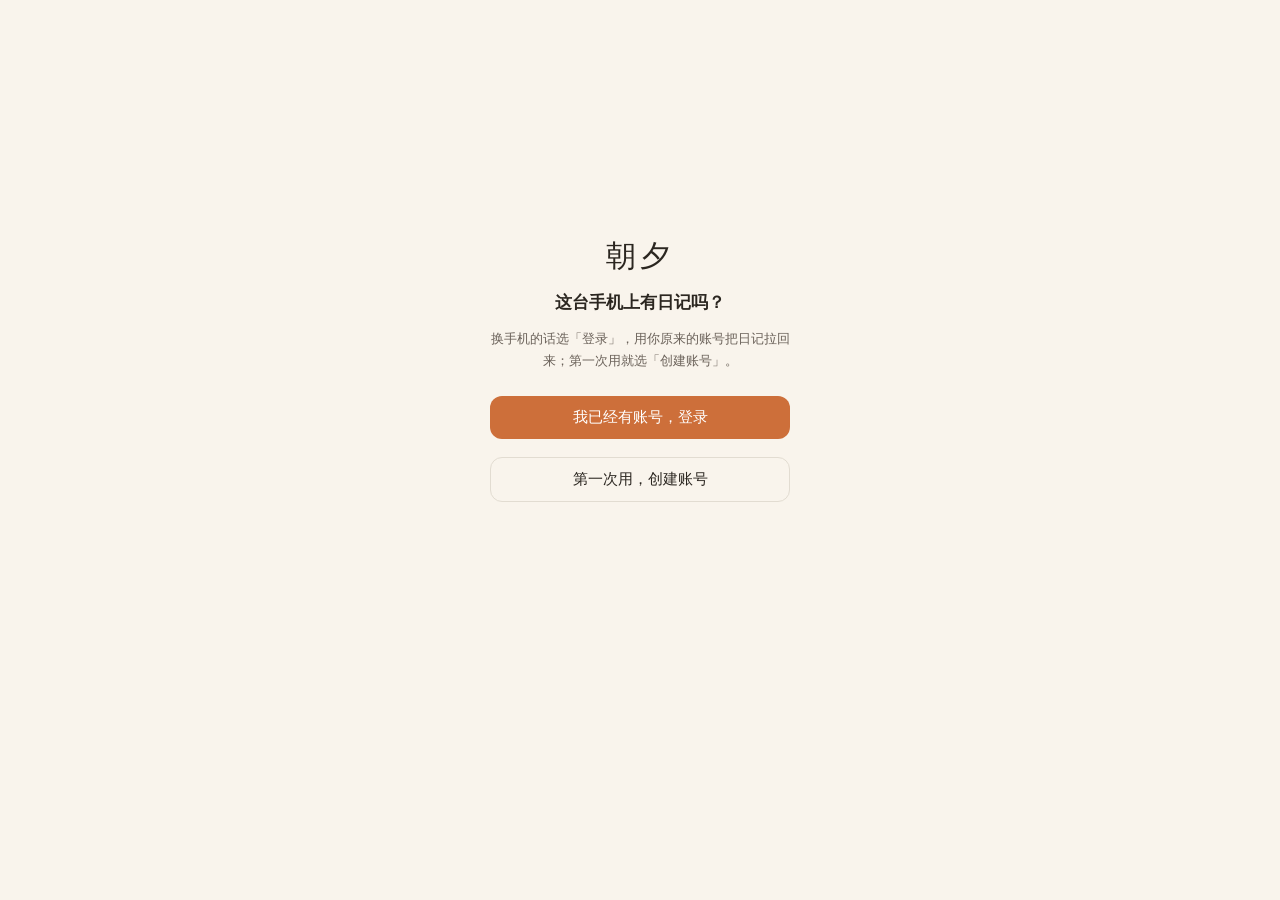
<file: web/index.html>
<!DOCTYPE html>
<html lang="zh-CN">
<head>
<meta charset="utf-8" />
<meta name="viewport" content="width=device-width, initial-scale=1, maximum-scale=1, user-scalable=no, viewport-fit=cover" />
<title>朝夕</title>
<meta name="description" content="每天记一点，一年后能回看。" />
<meta name="theme-color" content="#F9F4EC" media="(prefers-color-scheme: light)" />
<meta name="theme-color" content="#141210" media="(prefers-color-scheme: dark)" />
<link rel="manifest" href="manifest.webmanifest" />
  <link rel="icon" href="icons/favicon-32.png" sizes="32x32" type="image/png" />
<link rel="apple-touch-icon" href="icons/apple-touch-icon.png" />
<meta name="apple-mobile-web-app-capable" content="yes" />
<meta name="mobile-web-app-capable" content="yes" />
<meta name="apple-mobile-web-app-status-bar-style" content="default" />
<meta name="apple-mobile-web-app-title" content="朝夕" />
<link rel="stylesheet" href="css/app.css" />
  <style>
    /* 键盘关键样式内联：不依赖 app.css，避免被 WebView 缓存拖住 */
    .lock-dots { display: flex !important; justify-content: center !important; margin: 18px 0 8px !important; }
    .lock-dots span {
      width: 14px !important; height: 14px !important;
      border-radius: 50% !important;
      border: 1px solid #6b625a !important;
      margin: 0 12px !important;
      box-sizing: border-box !important;
    }
    .lock-dots span.on { background: #cd6f3a !important; border-color: #cd6f3a !important; }
    .key {
      -webkit-appearance: none !important;
      appearance: none !important;
      outline: none !important;
      box-shadow: none !important;
      -webkit-tap-highlight-color: transparent !important;
      -webkit-user-select: none;
      user-select: none;
    }
    .key:focus, .key:focus-visible, .key:active { outline: none !important; box-shadow: none !important; }
    button { -webkit-tap-highlight-color: transparent; }
  </style>
</head>
<body>
<div id="view" class="view"></div>
<nav id="tabbar" class="tabbar">
  <a href="#/today" data-tab="today"><span class="ico"><svg viewBox="0 0 24 24" fill="none" stroke="currentColor" stroke-width="1.6" stroke-linecap="round"><circle cx="12" cy="12" r="4.2"/><path d="M12 3.2v2.1M12 18.7v2.1M3.2 12h2.1M18.7 12h2.1M5.8 5.8l1.5 1.5M16.7 16.7l1.5 1.5M18.2 5.8l-1.5 1.5M7.3 16.7l-1.5 1.5"/></svg></span><span>今天</span></a>
  <a href="#/list" data-tab="list"><span class="ico"><svg viewBox="0 0 24 24" fill="none" stroke="currentColor" stroke-width="1.6" stroke-linecap="round"><path d="M4 6.5h16M4 12h16M4 17.5h10"/></svg></span><span>时光</span></a>
  <a href="#/review" data-tab="review"><span class="ico"><svg viewBox="0 0 24 24" fill="none" stroke="currentColor" stroke-width="1.6" stroke-linecap="round"><rect x="3.5" y="5" width="17" height="15" rx="2.5"/><path d="M8 3.5v3M16 3.5v3M3.5 10h17"/></svg></span><span>回望</span></a>
  <a href="#/settings" data-tab="settings"><span class="ico"><svg viewBox="0 0 24 24" fill="none" stroke="currentColor" stroke-width="1.5" stroke-linecap="round" stroke-linejoin="round"><circle cx="12" cy="12" r="3.2"/><path d="M19.4 15a1.6 1.6 0 0 0 .3 1.8l.1.1a2 2 0 1 1-2.8 2.8l-.1-.1a1.6 1.6 0 0 0-1.8-.3 1.6 1.6 0 0 0-1 1.5V21a2 2 0 1 1-4 0v-.1a1.6 1.6 0 0 0-1-1.5 1.6 1.6 0 0 0-1.8.3l-.1.1a2 2 0 1 1-2.8-2.8l.1-.1a1.6 1.6 0 0 0 .3-1.8 1.6 1.6 0 0 0-1.5-1H3a2 2 0 1 1 0-4h.1a1.6 1.6 0 0 0 1.5-1 1.6 1.6 0 0 0-.3-1.8l-.1-.1a2 2 0 1 1 2.8-2.8l.1.1a1.6 1.6 0 0 0 1.8.3H9a1.6 1.6 0 0 0 1-1.5V3a2 2 0 1 1 4 0v.1a1.6 1.6 0 0 0 1 1.5 1.6 1.6 0 0 0 1.8-.3l.1-.1a2 2 0 1 1 2.8 2.8l-.1.1a1.6 1.6 0 0 0-.3 1.8V9a1.6 1.6 0 0 0 1.5 1H21a2 2 0 1 1 0 4h-.1a1.6 1.6 0 0 0-1.5 1z"/></svg></span><span>设置</span></a>
</nav>
<script type="module" src="js/app.js"></script>
</body>
</html>
</file>
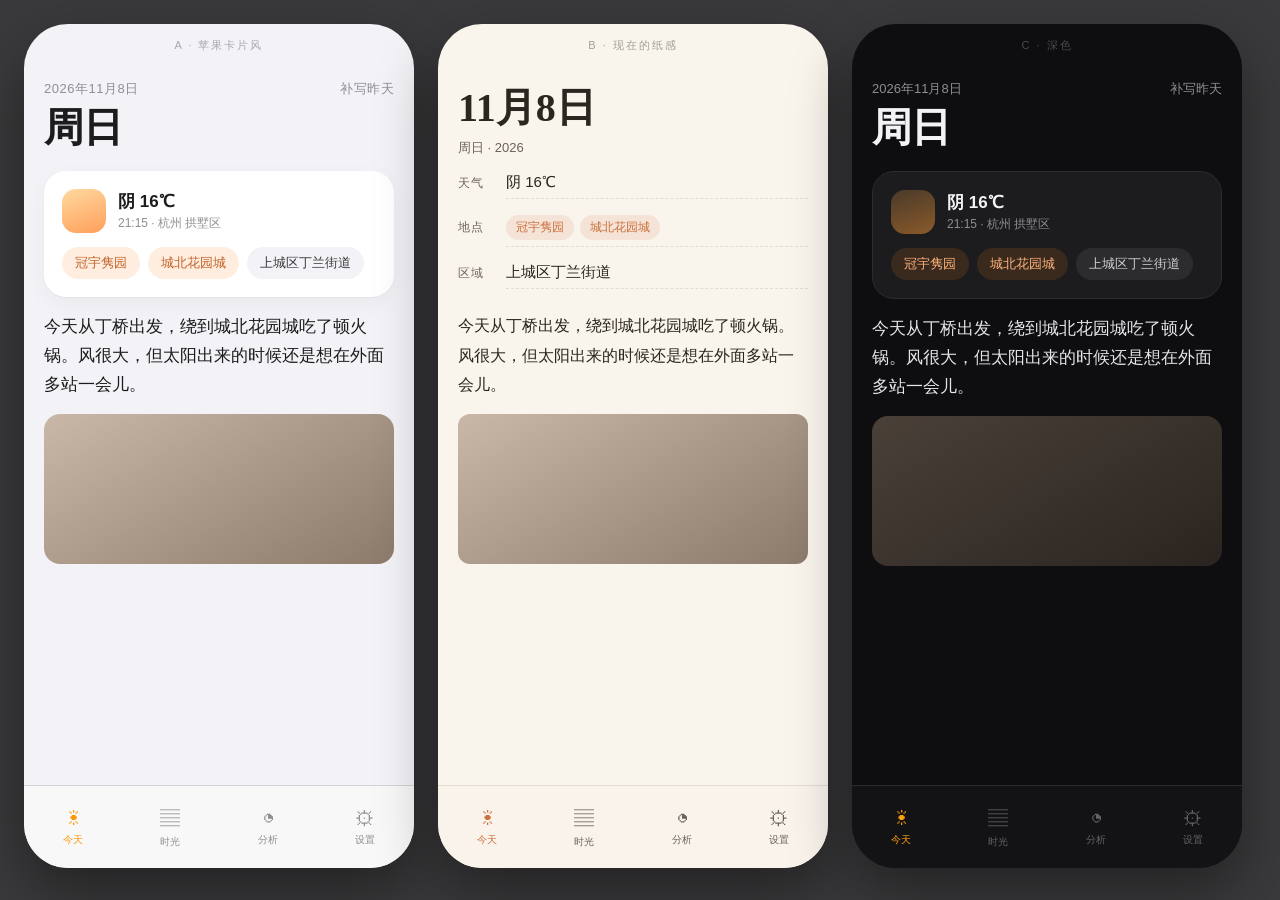
<file: web/lab/themes.html>
<!DOCTYPE html>
<html lang="zh-CN">
<head>
<meta charset="utf-8" />
<meta name="viewport" content="width=device-width, initial-scale=1" />
<title>朝夕 · 界面方向</title>
<style>
  * { box-sizing: border-box; margin: 0; padding: 0; }
  body {
    display: flex;
    gap: 24px;
    padding: 24px;
    background: #3a3a3c;
    font-family: -apple-system, BlinkMacSystemFont, "PingFang SC", sans-serif;
    -webkit-font-smoothing: antialiased;
  }
  .phone {
    width: 390px;
    height: 844px;
    border-radius: 44px;
    overflow: hidden;
    position: relative;
    flex: none;
    box-shadow: 0 24px 60px rgba(0,0,0,.4);
  }
  .label {
    position: absolute;
    top: 14px; left: 50%; transform: translateX(-50%);
    font-size: 11px; letter-spacing: 2px; color: rgba(0,0,0,.35);
    z-index: 5;
  }
  .screen { height: 100%; overflow: hidden; padding: 56px 20px 0; }

  /* ---------- A：像手记 ---------- */
  .a { background: #F2F2F7; color: #1C1C1E; }
  .a .label { color: rgba(0,0,0,.3); }
  .a .date-small { font-size: 13px; color: #8E8E93; letter-spacing: .5px; }
  .a .date-big { font-size: 40px; font-weight: 700; letter-spacing: -1px; margin-top: 2px; }
  .a .card {
    background: #fff; border-radius: 22px; padding: 18px;
    margin-top: 16px;
    box-shadow: 0 1px 2px rgba(0,0,0,.04), 0 8px 24px rgba(0,0,0,.04);
  }
  .a .weather-row { display: flex; align-items: center; gap: 12px; }
  .a .weather-icon {
    width: 44px; height: 44px; border-radius: 14px;
    background: linear-gradient(160deg, #FFD9A0, #FF9F5A);
  }
  .a .weather-text { font-size: 17px; font-weight: 600; }
  .a .weather-sub { font-size: 12px; color: #8E8E93; margin-top: 2px; }
  .a .pill-row { display: flex; gap: 8px; flex-wrap: wrap; margin-top: 14px; }
  .a .pill {
    background: #F2F2F7; border-radius: 999px; padding: 7px 13px;
    font-size: 13px; color: #3A3A3C;
  }
  .a .pill.accent { background: #FFEEDF; color: #C2622A; }
  .a .body { font-size: 17px; line-height: 1.7; margin-top: 16px; color: #1C1C1E; }
  .a .photo { height: 150px; border-radius: 16px; margin-top: 14px; background: linear-gradient(150deg,#C9B8A8,#8C7B6B); }
  .a .tabs { position: absolute; bottom: 0; left: 0; right: 0; height: 83px; background: rgba(249,249,249,.94);
    border-top: .5px solid #D1D1D6; display: flex; }
  .a .tab { flex: 1; display: flex; flex-direction: column; align-items: center; justify-content: center; gap: 3px; font-size: 10px; color: #8E8E93; }
  .a .tab.on { color: #FF9500; }
  .a .tab i { font-size: 20px; font-style: normal; }

  /* ---------- B：现在的纸 ---------- */
  .b { background: #F9F4EC; color: #2B2620; }
  .b .date-big { font-family: "Songti SC", serif; font-size: 40px; font-weight: 600; }
  .b .date-sub { font-size: 13px; color: #6B635A; margin-top: 4px; }
  .b .row { display: flex; gap: 12px; align-items: baseline; margin-top: 16px; font-size: 15px; }
  .b .k { font-size: 12px; color: #6B635A; letter-spacing: 1px; width: 36px; }
  .b .line { border-bottom: 1px dashed #E2DCD1; padding-bottom: 6px; flex: 1; }
  .b .chip { display: inline-block; background: rgba(205,111,58,.12); color: #CD6F3A; border-radius: 999px; padding: 4px 10px; font-size: 12px; margin-right: 6px; }
  .b .body { font-size: 16px; line-height: 1.85; margin-top: 22px; }
  .b .photo { height: 150px; border-radius: 12px; margin-top: 14px; background: linear-gradient(150deg,#C9B8A8,#8C7B6B); }
  .b .tabs { position: absolute; bottom: 0; left: 0; right: 0; height: 83px; background: rgba(249,244,236,.95);
    border-top: .5px solid #E2DCD1; display: flex; }
  .b .tab { flex: 1; display: flex; flex-direction: column; align-items: center; justify-content: center; gap: 3px; font-size: 10px; color: #6B635A; }
  .b .tab.on { color: #CD6F3A; }
  .b .tab i { font-size: 20px; font-style: normal; }

  /* ---------- C：深色 ---------- */
  .c { background: #0E0E10; color: #F2F2F7; }
  .c .label { color: rgba(255,255,255,.25); }
  .c .date-small { font-size: 13px; color: #8E8E93; }
  .c .date-big { font-size: 40px; font-weight: 700; letter-spacing: -1px; margin-top: 2px; }
  .c .card { background: #1C1C1E; border-radius: 22px; padding: 18px; margin-top: 16px; border: .5px solid #2C2C2E; }
  .c .weather-row { display: flex; align-items: center; gap: 12px; }
  .c .weather-icon { width: 44px; height: 44px; border-radius: 14px; background: linear-gradient(160deg,#4A3A2A,#8A5A2A); }
  .c .weather-text { font-size: 17px; font-weight: 600; }
  .c .weather-sub { font-size: 12px; color: #8E8E93; margin-top: 2px; }
  .c .pill-row { display: flex; gap: 8px; flex-wrap: wrap; margin-top: 14px; }
  .c .pill { background: #2C2C2E; border-radius: 999px; padding: 7px 13px; font-size: 13px; color: #D1D1D6; }
  .c .pill.accent { background: #3A2A1E; color: #FFB27A; }
  .c .body { font-size: 17px; line-height: 1.7; margin-top: 16px; color: #E5E5EA; }
  .c .photo { height: 150px; border-radius: 16px; margin-top: 14px; background: linear-gradient(150deg,#4A4038,#2A2420); }
  .c .tabs { position: absolute; bottom: 0; left: 0; right: 0; height: 83px; background: rgba(20,20,22,.95);
    border-top: .5px solid #2C2C2E; display: flex; }
  .c .tab { flex: 1; display: flex; flex-direction: column; align-items: center; justify-content: center; gap: 3px; font-size: 10px; color: #636366; }
  .c .tab.on { color: #FF9F0A; }
  .c .tab i { font-size: 20px; font-style: normal; }
</style>
</head>
<body>

<!-- A -->
<div class="phone a">
  <span class="label">A · 苹果卡片风</span>
  <div class="screen">
    <div style="display:flex;justify-content:space-between;align-items:center">
      <div class="date-small">2026年11月8日</div>
      <div class="date-small">补写昨天</div>
    </div>
    <div class="date-big">周日</div>

    <div class="card">
      <div class="weather-row">
        <div class="weather-icon"></div>
        <div>
          <div class="weather-text">阴 16℃</div>
          <div class="weather-sub">21:15 · 杭州 拱墅区</div>
        </div>
      </div>
      <div class="pill-row">
        <span class="pill accent">冠宇隽园</span>
        <span class="pill accent">城北花园城</span>
        <span class="pill">上城区丁兰街道</span>
      </div>
    </div>

    <div class="body">今天从丁桥出发，绕到城北花园城吃了顿火锅。风很大，但太阳出来的时候还是想在外面多站一会儿。</div>
    <div class="photo"></div>
  </div>
  <div class="tabs">
    <div class="tab on"><i>☀︎</i>今天</div><div class="tab"><i>▤</i>时光</div><div class="tab"><i>◔</i>分析</div><div class="tab"><i>⚙︎</i>设置</div>
  </div>
</div>

<!-- B -->
<div class="phone b">
  <span class="label">B · 现在的纸感</span>
  <div class="screen">
    <div class="date-big">11月8日</div>
    <div class="date-sub">周日 · 2026</div>

    <div class="row"><div class="k">天气</div><div class="line">阴 16℃</div></div>
    <div class="row"><div class="k">地点</div><div class="line"><span class="chip">冠宇隽园</span><span class="chip">城北花园城</span></div></div>
    <div class="row"><div class="k">区域</div><div class="line">上城区丁兰街道</div></div>

    <div class="body">今天从丁桥出发，绕到城北花园城吃了顿火锅。风很大，但太阳出来的时候还是想在外面多站一会儿。</div>
    <div class="photo"></div>
  </div>
  <div class="tabs">
    <div class="tab on"><i>☀︎</i>今天</div><div class="tab"><i>▤</i>时光</div><div class="tab"><i>◔</i>分析</div><div class="tab"><i>⚙︎</i>设置</div>
  </div>
</div>

<!-- C -->
<div class="phone c">
  <span class="label">C · 深色</span>
  <div class="screen">
    <div style="display:flex;justify-content:space-between;align-items:center">
      <div class="date-small">2026年11月8日</div>
      <div class="date-small">补写昨天</div>
    </div>
    <div class="date-big">周日</div>

    <div class="card">
      <div class="weather-row">
        <div class="weather-icon"></div>
        <div>
          <div class="weather-text">阴 16℃</div>
          <div class="weather-sub">21:15 · 杭州 拱墅区</div>
        </div>
      </div>
      <div class="pill-row">
        <span class="pill accent">冠宇隽园</span>
        <span class="pill accent">城北花园城</span>
        <span class="pill">上城区丁兰街道</span>
      </div>
    </div>

    <div class="body">今天从丁桥出发，绕到城北花园城吃了顿火锅。风很大，但太阳出来的时候还是想在外面多站一会儿。</div>
    <div class="photo"></div>
  </div>
  <div class="tabs">
    <div class="tab on"><i>☀︎</i>今天</div><div class="tab"><i>▤</i>时光</div><div class="tab"><i>◔</i>分析</div><div class="tab"><i>⚙︎</i>设置</div>
  </div>
</div>

</body>
</html>
</file>
<file: web/css/app.css>
:root {
  --paper: #f9f4ec;
  --card: #fffdf9;
  --ink: #2b2620;
  --ink-soft: #6b625a;
  --hairline: #e2dcd1;
  --dawn: #cd6f3a;
  --dawn-soft: rgba(205, 111, 58, 0.12);
  --dusk: #6b5b85;
  --danger: #b3402f;
  --radius: 16px;
  --safe-bottom: env(safe-area-inset-bottom, 0px);
}

@media (prefers-color-scheme: dark) {
  :root {
    --paper: #141210;
    --card: #1e1b18;
    --ink: #eae5da;
    --ink-soft: #a49a8c;
    --hairline: #34302a;
    --dawn: #e8945a;
    --dawn-soft: rgba(232, 148, 90, 0.16);
    --dusk: #a99bc4;
    --danger: #e0705c;
  }
}

* { box-sizing: border-box; -webkit-tap-highlight-color: transparent; }

*, *::before, *::after { box-sizing: border-box; }

button {
  -webkit-appearance: none;
  appearance: none;
  font: inherit;
  color: inherit;
  -webkit-tap-highlight-color: transparent;
}
button:focus, button:focus-visible, a:focus { outline: none; }

html, body {
  overflow-x: hidden;
  max-width: 100vw;
  touch-action: manipulation;
  -webkit-text-size-adjust: 100%;
  margin: 0;
  padding: 0;
  background: var(--paper);
  color: var(--ink);
  font-family: -apple-system, BlinkMacSystemFont, "PingFang SC", "Hiragino Sans GB", "Microsoft YaHei", sans-serif;
  -webkit-font-smoothing: antialiased;
  overscroll-behavior-y: none;
}

body { min-height: 100vh; overscroll-behavior-x: none; }

.view {
  max-width: 720px;
  margin: 0 auto;
  padding: 18px 20px calc(84px + var(--safe-bottom));
}

.tabbar {
  position: fixed;
  left: 0; right: 0; bottom: 0;
  display: flex;
  justify-content: space-around;
  padding: 6px 8px calc(6px + var(--safe-bottom));
  background: color-mix(in srgb, var(--paper) 88%, transparent);
  backdrop-filter: saturate(180%) blur(18px);
  -webkit-backdrop-filter: saturate(180%) blur(18px);
  border-top: 1px solid var(--hairline);
  z-index: 20;
}
.tabbar a {
  flex: 1;
  display: flex;
  flex-direction: column;
  align-items: center;
  gap: 2px;
  padding: 4px 0;
  font-size: 11px;
  color: var(--ink-soft);
  text-decoration: none;
}
.tabbar a .ico { font-size: 19px; line-height: 1; display: flex; align-items: center; justify-content: center; height: 22px; }
.tabbar a .ico svg { width: 22px; height: 22px; display: block; }
.tabbar a.active { color: var(--dawn); }

h1, h2, h3 { font-family: "Songti SC", "STSong", Georgia, serif; font-weight: 600; }

.entry-head { display: flex; align-items: flex-start; justify-content: space-between; gap: 12px; margin-bottom: 4px; }
.entry-date { font-family: "Songti SC", "STSong", Georgia, serif; font-size: 38px; line-height: 1.1; letter-spacing: 0.5px; }
.entry-sub { color: var(--ink-soft); font-size: 13px; margin-top: 6px; }

.ghost {
  border: 1px solid var(--hairline);
  background: var(--card);
  color: var(--ink);
  border-radius: 999px;
  padding: 7px 12px;
  font-size: 13px;
  font-family: inherit;
}
.ghost:active { transform: scale(0.97); }
.ghost.dawn { color: var(--dawn); border-color: color-mix(in srgb, var(--dawn) 40%, transparent); background: var(--dawn-soft); }

.row { display: flex; align-items: center; gap: 10px; margin-top: 14px; }
.row > .label { color: var(--ink-soft); font-size: 12px; letter-spacing: 1px; min-width: 40px; }

input[type="text"], input[type="date"], input[type="number"], textarea {
  font-family: inherit;
  font-size: 15px;
  color: var(--ink);
  background: transparent;
  border: none;
  border-bottom: 1px dashed var(--hairline);
  padding: 6px 2px;
  outline: none;
  width: 100%;
}
input::placeholder, textarea::placeholder { color: color-mix(in srgb, var(--ink-soft) 60%, transparent); }

.chips { display: flex; flex-wrap: wrap; gap: 6px; margin-top: 8px; }
.chip {
  display: inline-flex;
  align-items: center;
  gap: 4px;
  padding: 5px 10px;
  border-radius: 999px;
  font-size: 13px;
  background: var(--dawn-soft);
  color: var(--dawn);
  border: none;
  font-family: inherit;
}
.chip .x { opacity: 0.55; font-size: 11px; padding: 0 2px; }
.chip-label { max-width: 200px; overflow: hidden; text-overflow: ellipsis; white-space: nowrap; }
.chip.region { background: color-mix(in srgb, var(--dusk) 12%, transparent); color: var(--dusk); }

.editor {
  margin-top: 20px;
  min-height: 30vh;
  font-size: 16.5px;
  line-height: 1.85;
  outline: none;
  word-break: break-word;
}
.editor.is-empty::before,
.editor:empty::before {
  content: attr(data-placeholder);
  display: block;
  color: color-mix(in srgb, var(--ink-soft) 65%, transparent);
}
.editor p { margin: 0 0 0.9em; }
.editor img {
  display: block;
  width: 100%;
  border-radius: 12px;
  margin: 10px 0 12px;
  background: var(--hairline);
}
.editor img.small { width: 62%; }

.toolbar-line { display: flex; gap: 8px; margin-top: 16px; flex-wrap: wrap; }

.save-hint { margin-top: 22px; color: var(--ink-soft); font-size: 12px; display: flex; justify-content: space-between; }

.list-month { margin-top: 26px; color: var(--dusk); font-size: 13px; letter-spacing: 1px; display: flex; align-items: center; gap: 10px; }
.list-month::after { content: ""; flex: 1; height: 1px; background: var(--hairline); }

.entry-row {
  display: flex;
  gap: 14px;
  padding: 14px 0;
  border-bottom: 1px solid var(--hairline);
  text-decoration: none;
  color: inherit;
}
.entry-row .num { font-family: "Songti SC", "STSong", Georgia, serif; font-size: 21px; min-width: 34px; }
.entry-row .num small { display: block; font-family: inherit; font-size: 10px; color: var(--ink-soft); text-align: center; }
.entry-row .body { flex: 1; min-width: 0; }
.entry-row .title { font-size: 15.5px; overflow: hidden; text-overflow: ellipsis; white-space: nowrap; }
.entry-row .meta { margin-top: 4px; font-size: 12px; color: var(--ink-soft); display: flex; gap: 8px; flex-wrap: wrap; }
.entry-row .thumb { width: 44px; height: 44px; border-radius: 8px; object-fit: cover; }

.card {
  background: var(--card);
  border: 1px solid var(--hairline);
  border-radius: var(--radius);
  padding: 16px;
  margin-top: 14px;
}
.card h3 { margin: 0 0 8px; font-size: 15px; letter-spacing: 1px; color: var(--ink-soft); font-family: inherit; font-weight: 600; }

.stats { display: grid; grid-template-columns: 1fr 1fr; gap: 10px; margin-top: 12px; }
.stat { background: var(--card); border: 1px solid var(--hairline); border-radius: 14px; padding: 14px; }
.stat .v { font-family: "Songti SC", "STSong", Georgia, serif; font-size: 26px; }
.stat .k { color: var(--ink-soft); font-size: 12px; margin-top: 2px; }

.empty { text-align: center; color: var(--ink-soft); padding: 60px 20px; font-size: 14px; line-height: 1.8; }
.empty .big { font-size: 34px; opacity: 0.5; display: block; margin-bottom: 12px; }

.toast {
  position: fixed;
  left: 50%;
  bottom: calc(100px + var(--safe-bottom));
  transform: translateX(-50%);
  background: var(--ink);
  color: var(--paper);
  padding: 9px 16px;
  border-radius: 999px;
  font-size: 13px;
  opacity: 0;
  pointer-events: none;
  transition: opacity 0.2s ease;
  z-index: 50;
  max-width: 80vw;
  text-align: center;
}
.toast.show { opacity: 0.94; }

.back { display: inline-flex; align-items: center; gap: 4px; color: var(--ink-soft); text-decoration: none; font-size: 14px; margin-bottom: 10px; }

button.primary {
  border: none;
  background: var(--dawn);
  color: #fff;
  border-radius: 12px;
  padding: 12px 16px;
  font-size: 15px;
  font-family: inherit;
  width: 100%;
}
button.danger:not(.set-row) { border: none; background: transparent; color: var(--danger); font-size: 15px; font-family: inherit; padding: 12px 0; }

.hint { font-size: 12px; color: var(--ink-soft); line-height: 1.7; margin-top: 10px; }

.date-picker-wrap { position: relative; display: inline-block; }
.date-picker-wrap input[type="date"] {
  position: absolute; inset: 0; opacity: 0; width: 100%; height: 100%;
  border: none; padding: 0;
}

/* ---------- 分析页 ---------- */

.streak-grid { display: grid; grid-template-columns: 1.15fr 1fr; gap: 10px; margin-top: 10px; }

.streak-main {
  background: linear-gradient(160deg, #43352d, #241d19);
  color: #f7ece2;
  border-radius: 20px;
  padding: 18px 14px;
  display: flex;
  flex-direction: column;
  align-items: center;
  justify-content: center;
  text-align: center;
}
.streak-label { font-size: 12px; opacity: 0.72; letter-spacing: 1px; }
.streak-value { font-family: "Songti SC", "STSong", Georgia, serif; font-size: 62px; line-height: 1.05; margin-top: 2px; }
.streak-unit { font-size: 12px; opacity: 0.7; }
.streak-note { font-size: 11px; opacity: 0.62; margin-top: 10px; line-height: 1.5; }

.streak-side { display: flex; flex-direction: column; gap: 10px; }
.streak-tile {
  flex: 1;
  background: var(--card);
  border: 1px solid var(--hairline);
  border-radius: 16px;
  padding: 12px 14px;
  display: flex;
  flex-direction: column;
  justify-content: center;
}
.streak-tile-value { font-family: "Songti SC", "STSong", Georgia, serif; font-size: 26px; color: var(--dawn); }
.streak-tile-value small { font-size: 11px; color: var(--ink-soft); margin-left: 3px; }
.streak-tile-label { font-size: 12px; color: var(--ink-soft); margin-top: 2px; }

.stat-hero {
  margin-top: 10px;
  background: linear-gradient(160deg, #6b5b85, #443a58);
  color: #fff;
  border-radius: 20px;
  padding: 16px;
  display: flex;
  align-items: center;
  gap: 16px;
}
.stat-hero-value { font-family: "Songti SC", "STSong", Georgia, serif; font-size: 44px; line-height: 1; }
.stat-hero-label { font-size: 11px; opacity: 0.72; margin-top: 4px; }
.mini-bars { display: flex; align-items: flex-end; gap: 4px; flex: 1; height: 58px; }
.mini-bar-col { flex: 1; display: flex; flex-direction: column; align-items: center; gap: 3px; height: 100%; justify-content: flex-end; }
.mini-bar { width: 100%; background: rgba(255, 255, 255, 0.92); border-radius: 2px; }
.mini-bar-col span { font-size: 8px; opacity: 0.6; }

.quad { display: grid; grid-template-columns: 1fr 1fr; gap: 10px; margin-top: 10px; }
.quad-item { background: var(--card); border: 1px solid var(--hairline); border-radius: 14px; padding: 12px 14px; }
.quad-value { font-family: "Songti SC", "STSong", Georgia, serif; font-size: 26px; line-height: 1.1; }
.quad-label { font-size: 12px; color: var(--ink-soft); margin-top: 2px; }

.cal { display: grid; grid-template-columns: repeat(7, 1fr); gap: 2px; }
.cal .wd { text-align: center; font-size: 11px; color: var(--ink-soft); padding-bottom: 6px; }
.cal .day {
  position: relative;
  aspect-ratio: 1;
  display: flex;
  align-items: center;
  justify-content: center;
  border-radius: 10px;
  color: var(--ink);
  text-decoration: none;
  font-size: 14px;
}
.cal .day.has::after {
  content: "";
  position: absolute;
  bottom: 5px;
  width: 4px;
  height: 4px;
  border-radius: 50%;
  background: var(--dawn);
}
.cal .day.today { background: var(--dawn-soft); color: var(--dawn); font-weight: 600; }
.cal .day.future { color: var(--ink-soft); opacity: 0.4; }
.cal .blank { visibility: hidden; }
.cal-nav { background: none; border: none; font-size: 19px; color: var(--ink-soft); padding: 0 4px; font-family: inherit; }

/* ---------- 地点搜索建议 ---------- */

.suggest { display: none; }
.suggest.open {
  display: block;
  margin-top: 6px;
  border: 1px solid var(--hairline);
  border-radius: 12px;
  background: var(--card);
  overflow: hidden;
}
.suggest-item {
  display: flex;
  flex-direction: column;
  align-items: flex-start;
  gap: 2px;
  width: 100%;
  padding: 10px 12px;
  border: none;
  background: none;
  border-bottom: 1px solid var(--hairline);
  text-align: left;
  font-family: inherit;
  color: var(--ink);
}
.suggest-item:last-child { border-bottom: none; }
.suggest-item:active { background: var(--dawn-soft); }
.suggest-name { font-size: 15px; }
.suggest-meta { font-size: 11px; color: var(--ink-soft); }
.suggest-empty { padding: 10px 12px; font-size: 12px; color: var(--ink-soft); }

/* ---------- 地点选择器（底部弹出） ---------- */

.sheet-backdrop {
  position: fixed;
  inset: 0;
  background: rgba(0, 0, 0, 0.38);
  opacity: 0;
  transition: opacity 0.2s ease;
  z-index: 60;
  display: flex;
  align-items: flex-end;
  justify-content: center;
}
.sheet-backdrop.show { opacity: 1; }

.sheet {
  width: 100%;
  max-width: 720px;
  max-height: 88vh;
  background: var(--paper);
  border-radius: 20px 20px 0 0;
  padding: 8px 16px calc(14px + var(--safe-bottom));
  display: flex;
  flex-direction: column;
  gap: 10px;
  transform: translateY(16px);
  transition: transform 0.22s ease;
}
.sheet-backdrop.show .sheet { transform: none; }

.sheet-grip { width: 36px; height: 4px; border-radius: 2px; background: var(--hairline); margin: 4px auto 4px; }
.sheet-head { display: flex; align-items: center; justify-content: space-between; gap: 12px; }
.sheet-title { font-family: "Songti SC", "STSong", Georgia, serif; font-size: 19px; }
.sheet-done {
  border: none;
  background: var(--dawn);
  color: #fff;
  border-radius: 999px;
  padding: 7px 14px;
  font-size: 13px;
  font-family: inherit;
}
.sheet-search {
  width: 100%;
  border: 1px solid var(--hairline) !important;
  background: var(--card);
  border-radius: 12px;
  padding: 10px 12px;
  font-size: 15px;
  color: var(--ink);
  outline: none;
}
.sheet-status { font-size: 12px; color: var(--ink-soft); min-height: 16px; }

.place-list { overflow-y: auto; -webkit-overflow-scrolling: touch; display: flex; flex-direction: column; padding-bottom: 8px; }
.place-group { font-size: 11px; color: var(--ink-soft); letter-spacing: 1px; padding: 8px 2px 4px; }
.place-item {
  display: flex;
  align-items: center;
  justify-content: space-between;
  gap: 12px;
  padding: 12px 8px;
  border: none;
  background: none;
  border-bottom: 1px solid var(--hairline);
  text-align: left;
  font-family: inherit;
  color: var(--ink);
  border-radius: 10px;
}
.place-item.chosen { background: var(--dawn-soft); }
.place-item.taken { opacity: 0.45; }
.place-text { min-width: 0; }
.place-name { font-size: 15px; overflow: hidden; text-overflow: ellipsis; white-space: nowrap; }
.place-meta { font-size: 11px; color: var(--ink-soft); margin-top: 2px; }
.place-mark { color: var(--dawn); font-size: 12px; white-space: nowrap; }

/* ---------- 选照片 ---------- */

label.photo-btn {
  display: inline-flex;
  align-items: center;
  cursor: pointer;
  position: relative;
  overflow: hidden;
}

.file-input {
  position: absolute;
  width: 1px;
  height: 1px;
  opacity: 0;
  overflow: hidden;
}

/* ---------- 选照片：透明 input 盖住按钮 ---------- */

.photo-wrap { position: relative; display: inline-block; }
.photo-wrap .photo-btn { pointer-events: none; }
.photo-wrap .file-input {
  position: absolute;
  inset: 0;
  width: 100%;
  height: 100%;
  opacity: 0;
  cursor: pointer;
  font-size: 100px;
}

/* ---------- 天气读数 ---------- */

.weather-log { display: flex; flex-wrap: wrap; gap: 6px; }
.weather-log:empty { display: none; }
.chip.tiny { font-size: 11px; padding: 3px 8px; opacity: 0.9; }

/* ---------- 照片兜底：系统原生选择器 ---------- */

.photo-fallback {
  margin-top: 10px;
  padding: 10px 12px;
  border: 1px dashed var(--hairline);
  border-radius: 12px;
}

.native-file {
  display: block;
  width: 100%;
  font-size: 15px;
  color: var(--ink);
}

/* ---------- 读：自动排的杂志版 ---------- */

#view.view-read { padding: 0 0 70px; max-width: 720px; }

.read-hero { position: relative; height: 52vh; min-height: 300px; overflow: hidden; }
.read-hero-img { width: 100%; height: 100%; object-fit: cover; display: block; }
.read-hero-scrim {
  position: absolute; inset: 0;
  background: linear-gradient(to top, rgba(0,0,0,.62), rgba(0,0,0,.05) 58%, rgba(0,0,0,0));
}
.read-hero-text { position: absolute; left: 20px; right: 20px; bottom: 16px; color: #fff; }
.read-date {
  font-family: "Songti SC", "STSong", Georgia, serif;
  font-size: 42px; font-weight: 600; line-height: 1.05;
  text-shadow: 0 2px 16px rgba(0,0,0,.35);
}
.read-sub { font-size: 13px; opacity: .88; margin-top: 4px; }

.read-head { padding: 78px 20px 0; }
.read-date.plain { color: var(--ink); text-shadow: none; }
.read-sub.plain { color: var(--ink-soft); }

.read-meta {
  padding: 14px 20px 0;
  display: flex; flex-wrap: wrap; gap: 4px 14px;
  font-size: 12px; color: var(--ink-soft); letter-spacing: .3px;
}
.read-meta-weather { color: var(--dawn); }

.read-body { padding: 20px 20px 0; }
.read-body p { font-size: 17px; line-height: 1.9; margin: 0 0 1.15em; color: var(--ink); }
.read-body p.read-lede { font-size: 19px; line-height: 1.8; font-weight: 500; letter-spacing: .2px; }

.read-figure { margin: 24px 0; }
.read-figure img { width: 100%; border-radius: 10px; display: block; background: var(--hairline); }
.read-figure figcaption { margin-top: 8px; font-size: 12px; color: var(--ink-soft); letter-spacing: .5px; }

.read-grid { display: grid; grid-template-columns: 1fr 1fr; gap: 8px; padding: 0 20px; }
.read-grid img { width: 100%; aspect-ratio: 1; object-fit: cover; border-radius: 8px; }

.read-foot {
  margin: 40px 20px 0; padding-top: 14px;
  border-top: 1px solid var(--hairline);
  font-size: 12px; color: var(--ink-soft);
  display: flex; justify-content: space-between; gap: 12px;
}
.read-edit { color: var(--dawn); text-decoration: none; }

.read-link {
  margin-left: auto;
  font-size: 13px;
  color: var(--dawn);
  text-decoration: none;
  white-space: nowrap;
}

/* ---------- 读模式：沉浸 ---------- */

body.reading .tabbar { display: none; }
body.reading #view { padding-bottom: 40px; }

.read-bar {
  position: absolute;
  top: calc(12px + env(safe-area-inset-top, 0px));
  left: 0; right: 0;
  padding: 0 16px;
  display: flex;
  justify-content: space-between;
  align-items: center;
  z-index: 10;
}
.read-back, .read-edit-top {
  display: inline-flex;
  align-items: center;
  justify-content: center;
  height: 34px;
  min-width: 34px;
  padding: 0 12px;
  border-radius: 999px;
  background: rgba(0, 0, 0, 0.32);
  backdrop-filter: blur(14px);
  -webkit-backdrop-filter: blur(14px);
  color: #fff;
  font-size: 14px;
  text-decoration: none;
}
.read-back { font-size: 20px; padding: 0 10px; }

/* ---------- 时光列表 ---------- */

.page-title { font-family: "Songti SC", "STSong", Georgia, serif; font-size: 26px; margin: 4px 0 12px; }

.tl-search {
  width: 100%;
  border: none;
  border-bottom: 1px solid var(--hairline);
  background: transparent;
  padding: 10px 2px;
  font-size: 15px;
  color: var(--ink);
  outline: none;
}
.tl-stat { font-size: 12px; color: var(--ink-soft); margin-top: 10px; }

.tl-month {
  display: flex; justify-content: space-between; align-items: baseline;
  margin: 26px 0 2px; padding-bottom: 8px;
  border-bottom: 1px solid var(--hairline);
  font-size: 13px; color: var(--dusk); letter-spacing: .6px;
}
.tl-month-count { color: var(--ink-soft); font-size: 11px; letter-spacing: 0; }

.tl-row {
  display: flex; gap: 14px; align-items: center;
  padding: 15px 2px;
  border-bottom: 1px solid var(--hairline);
  text-decoration: none; color: inherit;
}
.tl-main { flex: 1; min-width: 0; }
.tl-title {
  font-size: 16px; line-height: 1.55; color: var(--ink);
  display: -webkit-box; -webkit-line-clamp: 2; -webkit-box-orient: vertical; overflow: hidden;
}
.tl-meta { margin-top: 7px; font-size: 12px; color: var(--ink-soft); display: flex; gap: 10px; flex-wrap: wrap; }
.tl-weather { color: var(--dawn); }
.tl-thumb-slot { width: 64px; height: 64px; flex: none; }
.tl-thumb { width: 64px; height: 64px; border-radius: 10px; object-fit: cover; display: block; background: var(--hairline); }

/* ---------- 封面按钮 ---------- */

.read-figure figcaption { display: flex; justify-content: space-between; align-items: center; gap: 10px; }
.cover-btn {
  border: none; background: none; padding: 2px 0;
  color: var(--ink-soft); font-size: 11px; font-family: inherit;
}
.cover-btn.on { color: var(--dawn); }

/* ---------- 读模式：标题与元信息 ---------- */

.read-title {
  font-family: "Songti SC", "STSong", Georgia, serif;
  font-size: 27px;
  font-weight: 600;
  line-height: 1.45;
  letter-spacing: .5px;
  margin: 6px 0 20px;
  color: var(--ink);
}

.read-meta-more {
  border: none;
  background: none;
  padding: 0;
  font-size: 12px;
  font-family: inherit;
  color: var(--dawn);
}

/* ---------- 锁屏 ---------- */

.lock {
  min-height: 78vh;
  display: flex;
  flex-direction: column;
  align-items: center;
  justify-content: center;
  gap: 14px;
  text-align: center;
  padding: 20px;
}
.lock-logo {
  font-family: "Songti SC", "STSong", Georgia, serif;
  font-size: 30px;
  color: var(--ink);
  letter-spacing: 4px;
}
.lock-title { font-size: 17px; color: var(--ink); font-weight: 600; }
.lock-note { font-size: 13px; color: var(--ink-soft); line-height: 1.7; max-width: 300px; }

.lock-dots {
  display: flex;
  justify-content: center;
  margin: 18px 0 8px;
}
.lock-dots span {
  width: 14px; height: 14px; border-radius: 50%;
  border: 1px solid var(--ink-soft);
  margin: 0 12px;
  box-sizing: border-box;
  transition: background 0.15s ease, border-color 0.15s ease;
}
.lock-dots span.on { background: var(--dawn); border-color: var(--dawn); }

.lock-input {
  position: absolute;
  opacity: 0;
  pointer-events: none;
}

.lock-btn {
  margin-top: 8px;
  border: none;
  background: var(--dawn);
  color: #fff;
  border-radius: 12px;
  padding: 12px 26px;
  font-size: 15px;
  font-family: inherit;
}
.lock-link {
  border: none;
  background: none;
  color: var(--ink-soft);
  font-size: 13px;
  font-family: inherit;
  text-decoration: underline;
  text-underline-offset: 3px;
}
.lock-text {
  margin-top: 8px;
  width: 100%;
  max-width: 300px;
  text-align: center;
  border: 1px solid var(--hairline);
  border-radius: 12px;
  padding: 12px;
  font-size: 16px;
  letter-spacing: 1px;
  background: var(--card);
  color: var(--ink);
  outline: none;
  font-family: inherit;
}
.recovery-code {
  font-family: ui-monospace, SFMono-Regular, Menlo, monospace;
  font-size: 17px;
  letter-spacing: 2px;
  color: var(--ink);
  background: var(--card);
  border: 1px solid var(--hairline);
  border-radius: 12px;
  padding: 14px 18px;
  margin: 6px 0 4px;
  user-select: all;
  -webkit-user-select: all;
}

body.locked .tabbar { display: none; }
body.locked #view { padding-bottom: 20px; }

/* ---------- 数字键盘 ---------- */

.keypad {
  display: grid;
  grid-template-columns: repeat(3, 68px);
  gap: 14px;
  margin-top: 18px;
  justify-content: center;
}
.key {
  width: 68px;
  height: 68px;
  border-radius: 50%;
  border: 1px solid var(--hairline);
  background: var(--card);
  color: var(--ink);
  font-size: 24px;
  font-family: inherit;
  font-weight: 400;
  display: flex;
  align-items: center;
  justify-content: center;
  -webkit-tap-highlight-color: transparent;
}
.key:active { background: var(--dawn-soft); border-color: var(--dawn); transform: scale(0.96); }
.key-placeholder { width: 68px; height: 68px; }

/* ---------- 块编辑器 ---------- */

.blocks { margin-top: 18px; display: flex; flex-direction: column; gap: 10px; }

.blk {
  background: var(--card);
  border: 1px solid var(--hairline);
  border-radius: 14px;
  padding: 10px 12px 6px;
}
.blk-text {
  width: 100%;
  border: none;
  background: transparent;
  resize: none;
  overflow: hidden;
  font-size: 16.5px;
  line-height: 1.85;
  color: var(--ink);
  font-family: inherit;
  outline: none;
  min-height: 54px;
  padding: 0;
}
.blk-img { width: 100%; border-radius: 10px; display: block; background: var(--hairline); }

.blk-bar { display: flex; gap: 4px; justify-content: flex-end; margin-top: 4px; }
.blk-btn {
  border: none;
  background: none;
  color: var(--ink-soft);
  font-size: 12px;
  font-family: inherit;
  padding: 5px 8px;
  border-radius: 8px;
}
.blk-btn:active { background: var(--dawn-soft); }
.blk-btn.danger { color: var(--danger); }
.blk-btn:disabled { opacity: 0.28; }

/* ---------- 封面 ---------- */

.cover-slot { margin-top: 14px; }
.cover-empty {
  display: flex; align-items: center; justify-content: space-between; gap: 10px;
  padding: 10px 14px;
  border: 1px dashed var(--hairline);
  border-radius: 12px;
  font-size: 13px;
  color: var(--ink-soft);
}
.cover-set { display: flex; gap: 12px; align-items: center; }
.cover-thumb img { width: 64px; height: 64px; border-radius: 10px; object-fit: cover; display: block; background: var(--hairline); }
.cover-actions { display: flex; gap: 8px; align-items: center; flex-wrap: wrap; font-size: 12px; }

/* ---------- 原生文件控件：可见但体面 ---------- */

.native-file {
  width: auto;
  max-width: 100%;
  font-size: 13px;
  font-family: inherit;
  color: var(--ink-soft);
}
.native-file::file-selector-button {
  font-family: inherit;
  font-size: 13px;
  padding: 6px 12px;
  margin-right: 8px;
  border: 1px solid var(--hairline);
  border-radius: 999px;
  background: var(--card);
  color: var(--ink);
}
.photo-row {
  display: flex;
  align-items: center;
  gap: 10px;
  flex-wrap: wrap;
}
.photo-row-label { font-size: 12px; color: var(--ink-soft); }

.native-file { color: transparent; }
.native-file::file-selector-button {
  color: var(--ink);
  background: var(--card);
  border: 1px solid var(--hairline);
  border-radius: 999px;
  padding: 6px 12px;
  font-size: 13px;
}
.cover-empty .native-file,
.photo-row .native-file { flex: 0 0 auto; }

/* ---------- 望 ---------- */

.seg { display: flex; gap: 6px; margin: 10px 0 14px; }
.seg-btn {
  border: 1px solid var(--hairline);
  background: var(--card);
  color: var(--ink-soft);
  border-radius: 999px;
  padding: 6px 18px;
  font-size: 13px;
  font-family: inherit;
}
.seg-btn.on { background: var(--dawn); color: #fff; border-color: transparent; }

.wk-head { display: flex; justify-content: space-between; align-items: flex-start; margin-bottom: 12px; }
.wk-title { font-family: "Songti SC", "STSong", Georgia, serif; font-size: 20px; }
.wk-range { font-size: 12px; color: var(--ink-soft); margin-top: 2px; }
.wk-nav { display: flex; gap: 6px; }

.wk-row {
  display: flex; align-items: center; gap: 10px;
  padding: 9px 0;
  border-bottom: 1px solid var(--hairline);
  text-decoration: none; color: inherit;
}
.wk-row.empty { opacity: 0.45; }
.wk-row.today .wk-day { color: var(--dawn); }
.wk-day { width: 34px; font-size: 12px; color: var(--ink-soft); }
.wk-track {
  flex: 1; height: 10px; border-radius: 5px; overflow: hidden;
  background: color-mix(in srgb, var(--hairline) 60%, transparent);
}
.wk-bar { display: block; height: 100%; background: var(--dawn); border-radius: 5px; }
.wk-num { width: 46px; text-align: right; font-size: 12px; color: var(--ink-soft); font-variant-numeric: tabular-nums; }
.wk-foot { margin-top: 12px; font-size: 12px; color: var(--ink-soft); }

.mo-grid { display: grid; grid-template-columns: repeat(7, 1fr); gap: 4px; }
.mo-wd { text-align: center; font-size: 11px; color: var(--ink-soft); padding-bottom: 4px; }
.mo-cell {
  aspect-ratio: 1;
  display: flex; align-items: center; justify-content: center;
  border-radius: 8px;
  background: color-mix(in srgb, var(--hairline) 55%, transparent);
  text-decoration: none; color: var(--ink);
}
.mo-cell.blank { background: transparent; }
.mo-cell.has { color: #fff; }
.mo-cell.today { outline: 2px solid var(--dawn); outline-offset: -2px; }
.mo-day { font-size: 12px; }

.yr-bars { display: flex; align-items: flex-end; gap: 5px; height: 96px; margin: 6px 0 14px; }
.yr-col { flex: 1; height: 100%; display: flex; flex-direction: column; justify-content: flex-end; align-items: center; gap: 4px; }
.yr-bar { width: 100%; background: var(--dawn); border-radius: 3px 3px 1px 1px; }
.yr-label { font-size: 9px; color: var(--ink-soft); }

.yr-matrix { display: flex; flex-direction: column; gap: 3px; }
.yr-row { display: flex; gap: 3px; align-items: center; }
.yr-mlabel { width: 16px; font-size: 9px; color: var(--ink-soft); }
.yr-dot { width: 6px; height: 6px; border-radius: 2px; background: color-mix(in srgb, var(--hairline) 70%, transparent); }
.yr-dot.on { background: var(--dawn); }
.yr-dot.blank { background: transparent; }
.yr-places { margin-top: 16px; }

/* ---------- 读模式：结构化元信息 ---------- */

.read-meta { display: flex; flex-direction: column; gap: 4px; padding: 14px 20px 0; }
.read-meta-line { display: flex; align-items: baseline; gap: 8px; font-size: 12px; color: var(--ink-soft); }
.read-meta-key { flex: 0 0 28px; color: var(--dawn); letter-spacing: 1px; }
.read-meta-val { flex: 1; line-height: 1.6; }
.read-meta-more { border: none; background: none; color: var(--dawn); font-size: 12px; font-family: inherit; padding: 0 4px; }

/* ---------- 编辑器：插入点 ---------- */

.insert-hint { font-size: 12px; color: var(--dawn); margin-right: 6px; }
.photo-home { display: inline-flex; align-items: center; }

/* ---------- 望：统计条 ---------- */

.st-row {
  display: grid;
  grid-template-columns: repeat(3, 1fr);
  gap: 8px;
  margin-bottom: 14px;
}
.st {
  background: var(--card);
  border: 1px solid var(--hairline);
  border-radius: 12px;
  padding: 10px 12px;
}
.st-v {
  font-family: "Songti SC", "STSong", Georgia, serif;
  font-size: 20px;
  line-height: 1.1;
  color: var(--ink);
}
.st-k { font-size: 11px; color: var(--ink-soft); margin-top: 2px; }

/* ---------- 登录 / 注册表单 ---------- */

.lock-row {
  display: flex;
  align-items: center;
  gap: 10px;
  width: 100%;
  max-width: 320px;
  margin-top: 10px;
  text-align: left;
}
.lock-row-label {
  flex: 0 0 62px;
  font-size: 13px;
  color: var(--ink-soft);
}
.lock-field {
  flex: 1;
  border: 1px solid var(--hairline);
  background: var(--card);
  border-radius: 10px;
  padding: 10px 12px;
  font-size: 15px;
  color: var(--ink);
  font-family: inherit;
  outline: none;
  min-width: 0;
}
.lock-error {
  min-height: 18px;
  font-size: 12px;
  color: var(--danger);
  margin-top: 4px;
}
.lock .lock-btn { margin-top: 10px; }

/* ---------- 新版本提示 ---------- */

.update-bar {
  position: fixed;
  left: 50%;
  bottom: calc(96px + var(--safe-bottom));
  transform: translateX(-50%);
  z-index: 60;
  border: none;
  background: var(--ink);
  color: var(--paper);
  font-family: inherit;
  font-size: 13px;
  padding: 10px 18px;
  border-radius: 999px;
  box-shadow: 0 8px 24px rgba(0, 0, 0, 0.18);
}

/* ---------- 设置：分组列表 ---------- */

.set-group { margin-top: 22px; }
.set-title { font-size: 11px; letter-spacing: 1.4px; color: var(--ink-soft); padding: 0 6px 8px; }
.set-card {
  background: var(--card);
  border: 1px solid var(--hairline);
  border-radius: 14px;
  overflow: hidden;
}
.set-row {
  display: flex;
  align-items: center;
  justify-content: space-between;
  gap: 12px;
  width: 100%;
  padding: 14px 16px;
  border: none;
  background: transparent;
  font-family: inherit;
  font-size: 15px;
  color: var(--ink);
  text-align: left;
}
.set-row + .set-row { border-top: 1px solid var(--hairline); }
button.set-row:active { background: var(--dawn-soft); }
.set-row.disabled { color: var(--ink-soft); }
.set-row.danger { color: var(--danger); }
.set-value {
  color: var(--ink-soft);
  font-size: 13px;
  max-width: 62%;
  overflow: hidden;
  text-overflow: ellipsis;
  white-space: nowrap;
}
.set-chev { color: var(--ink-soft); font-size: 16px; }
.set-note {
  padding: 10px 16px 14px;
  font-size: 12px;
  color: var(--ink-soft);
  line-height: 1.65;
  border-top: 1px solid var(--hairline);
}
.set-row.with-picker { position: relative; cursor: pointer; }
.row-picker {
  position: absolute;
  inset: 0;
  width: 100%;
  height: 100%;
  opacity: 0;
  border: none;
  padding: 0;
}

/* ---------- 全宽按钮 ---------- */

.lock-btn.wide { width: 100%; max-width: 300px; margin-top: 10px; }
.lock-btn.ghost.wide {
  background: transparent;
  color: var(--ink);
  border: 1px solid var(--hairline);
  margin-top: 4px;
}

/* ---------- 分享菜单 ---------- */

.share-list { display: flex; flex-direction: column; padding-bottom: 8px; }
.share-item {
  border: none;
  background: none;
  border-bottom: 1px solid var(--hairline);
  padding: 16px 6px;
  font-family: inherit;
  font-size: 16px;
  color: var(--ink);
  text-align: left;
}
.share-item:last-child { border-bottom: none; }
.share-item:active { background: var(--dawn-soft); }

/* ---------- 长图预览 ---------- */

.preview-backdrop {
  position: fixed;
  inset: 0;
  z-index: 80;
  background: rgba(18, 16, 14, 0.96);
  display: flex;
  flex-direction: column;
}
.preview-bar {
  display: flex;
  align-items: center;
  justify-content: space-between;
  gap: 12px;
  padding: calc(10px + env(safe-area-inset-top, 0px)) 14px 10px;
  color: #f2ece2;
}
.preview-title { font-size: 12px; opacity: 0.7; }
.preview-btn {
  border: none;
  background: none;
  color: #f2ece2;
  font-family: inherit;
  font-size: 15px;
  padding: 6px 4px;
}
.preview-body {
  flex: 1;
  overflow-y: auto;
  -webkit-overflow-scrolling: touch;
  padding: 0 12px calc(24px + env(safe-area-inset-bottom, 0px));
}
.preview-img {
  display: block;
  width: 100%;
  border-radius: 12px;
  margin-bottom: 12px;
  background: #fff;
}

/* ---------- 天气趋势 ---------- */

.sky-line { align-items: flex-start; }
.sky-box { flex: 1; min-width: 0; }
.sky-trend {
  display: block;
  width: 100%;
  height: 46px;
  color: var(--dawn);
  opacity: 0.9;
  margin-top: 2px;
}
.sky-labels {
  display: flex;
  justify-content: space-between;
  gap: 6px;
  margin-top: 2px;
  font-size: 11px;
  color: var(--ink-soft);
}
.sky-labels span { display: flex; flex-direction: column; gap: 1px; min-width: 0; }
.sky-labels b { font-weight: 500; font-variant-numeric: tabular-nums; }
.sky-labels span span { font-size: 11px; }

/* 天气折线：标签跟着点走，首尾不贴边 */
.sky-labels { position: relative; height: 34px; margin-top: 4px; overflow: hidden; }
.sky-labels > span {
  position: absolute;
  top: 0;
  transform: translateX(-50%);
  display: flex;
  flex-direction: column;
  gap: 1px;
  white-space: nowrap;
  font-size: 11px;
  color: var(--ink-soft);
}
.sky-labels > span:first-child { transform: translateX(-8%); }
.sky-labels > span:last-child { transform: translateX(-92%); }
.sky-labels > span > b { font-weight: 500; font-variant-numeric: tabular-nums; }
.sky-labels > span > span { font-size: 11px; }

/* ---------- 崩溃/错误信息 ---------- */

.crash {
  margin: 18px 0;
  padding: 16px;
  border: 1px solid var(--hairline);
  border-radius: 14px;
  background: var(--card);
}
.crash-title { font-size: 15px; font-weight: 600; margin-bottom: 8px; }
.crash-detail {
  margin: 0;
  font-size: 11px;
  line-height: 1.6;
  color: var(--ink-soft);
  white-space: pre-wrap;
  word-break: break-all;
  font-family: ui-monospace, Menlo, monospace;
}

/* 照片还没下载时的占位 */
.read-body img.loading,
.blk-img.loading {
  background: linear-gradient(100deg, rgba(0,0,0,0.04) 25%, rgba(0,0,0,0.07) 37%, rgba(0,0,0,0.04) 63%);
  background-size: 400% 100%;
  animation: shimmer 1.4s ease infinite;
  min-height: 120px;
}
@keyframes shimmer {
  0% { background-position: 100% 0; }
  100% { background-position: 0 0; }
}

/* 图标按钮（定位等） */
.icon-btn {
  display: inline-flex;
  align-items: center;
  justify-content: center;
  padding: 5px 8px;
  line-height: 1;
}
.icon-btn svg { display: block; }

/* 标签多的时候字小一点，避免互相压住 */
.sky-labels.dense > span { font-size: 10px; }
.sky-labels.dense > span > span { font-size: 10px; }

/* ---------- 语音输入 ---------- */

.view-editor { padding-bottom: 160px; }

.voice-row {
  position: fixed;
  left: 0;
  right: 0;
  bottom: calc(56px + var(--safe-bottom, 0px));
  z-index: 7;
  display: flex;
  align-items: center;
  gap: 10px;
  width: 100%;
  margin: 0;
  padding: 10px 14px 12px;
  background: var(--paper);
  border-top: 1px solid var(--hairline);
  border-radius: 0;
}
.voice-btn {
  display: inline-flex;
  align-items: center;
  justify-content: center;
  gap: 10px;
  border-radius: 16px;
  white-space: nowrap;
  user-select: none;
  -webkit-user-select: none;
  -webkit-touch-callout: none;
  touch-action: manipulation;
}
.voice-ico { display: inline-flex; align-items: center; justify-content: center; }
.voice-ico svg { display: block; }

/* 按住说话：又高又宽，拇指好按 */
.voice-push {
  flex: 1;
  height: 68px;
  font-size: 17px;
  font-weight: 500;
  letter-spacing: 1px;
  background: var(--dawn-soft);
  border-color: var(--dawn);
  color: var(--dawn);
}
.voice-push:active { background: var(--dawn); color: #fff; }

.voice-long {
  height: 68px;
  min-width: 124px;
  padding: 0 16px;
  font-size: 14px;
  font-variant-numeric: tabular-nums;
}
.voice-btn.on { border-color: var(--dawn); color: var(--dawn); background: var(--dawn-soft); }
.voice-btn:disabled { opacity: 0.5; }
.voice-hint { font-size: 12px; color: var(--dawn); }
</file>
